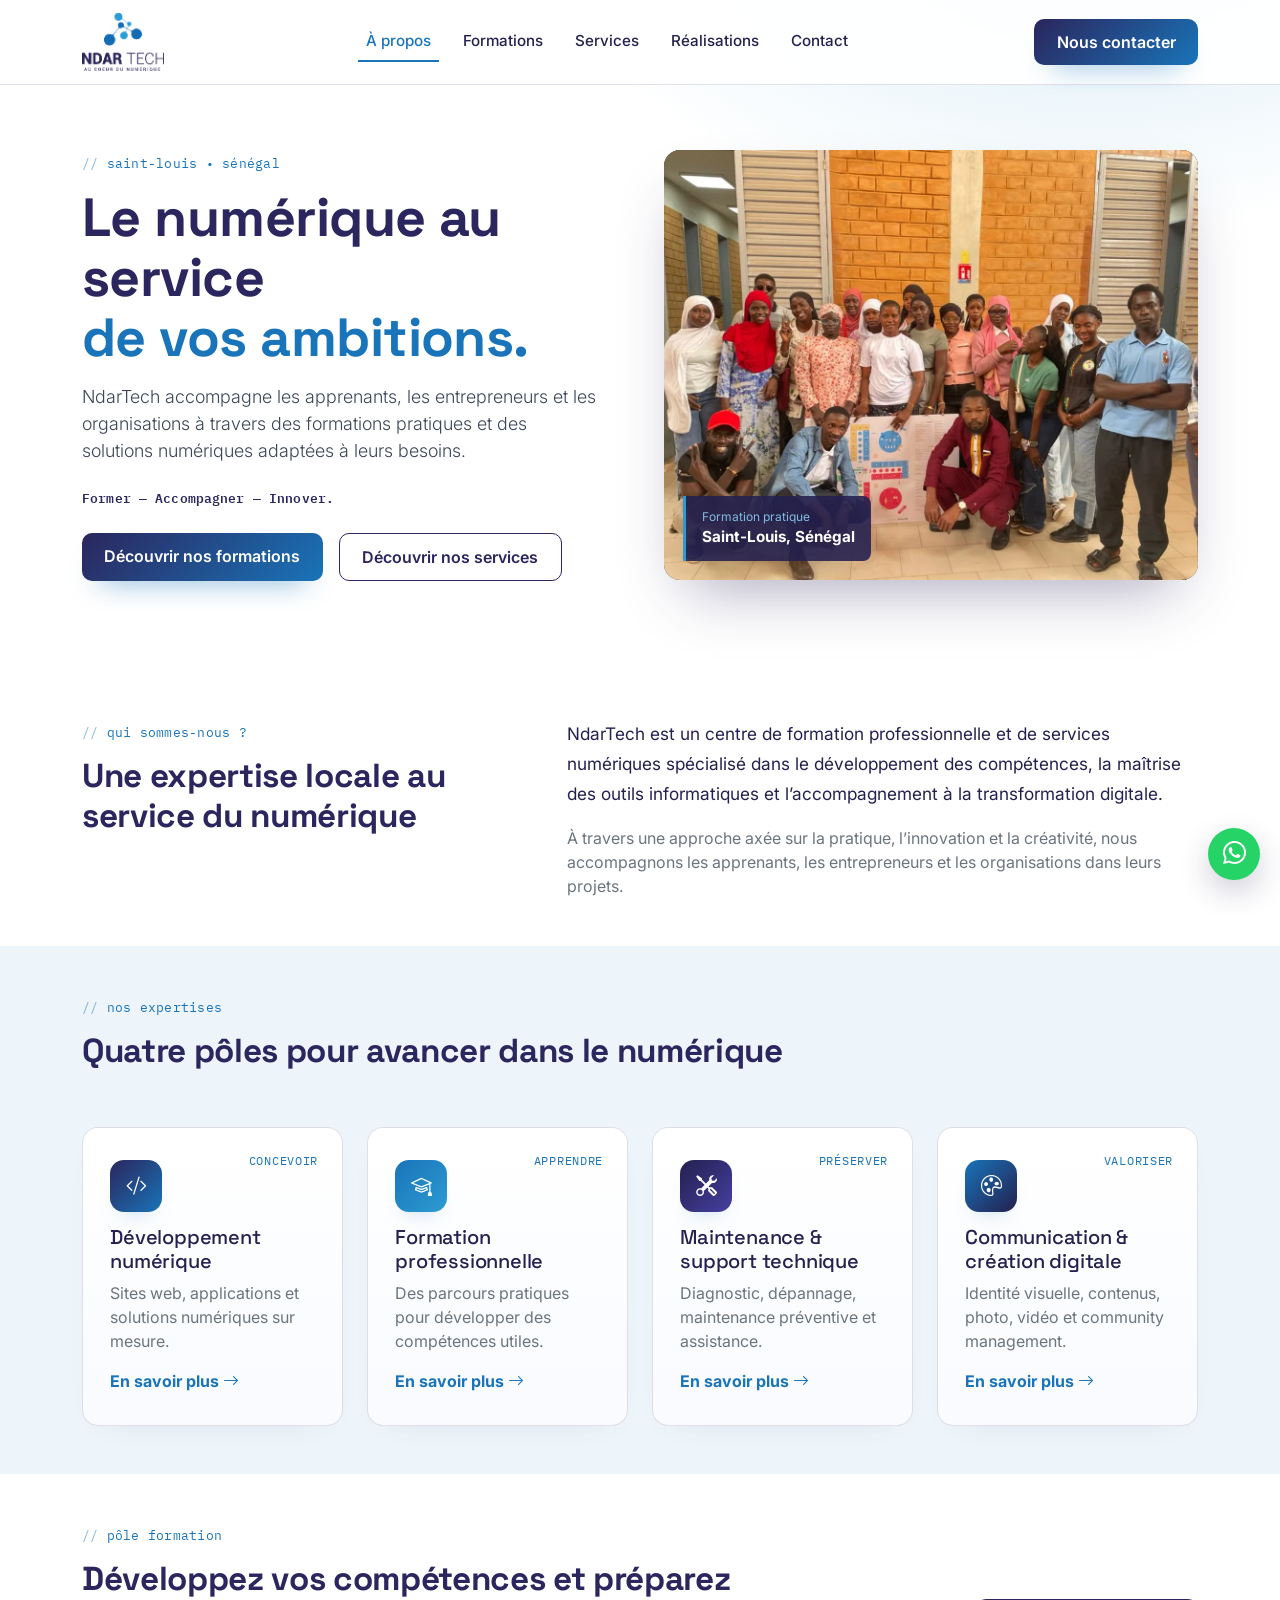
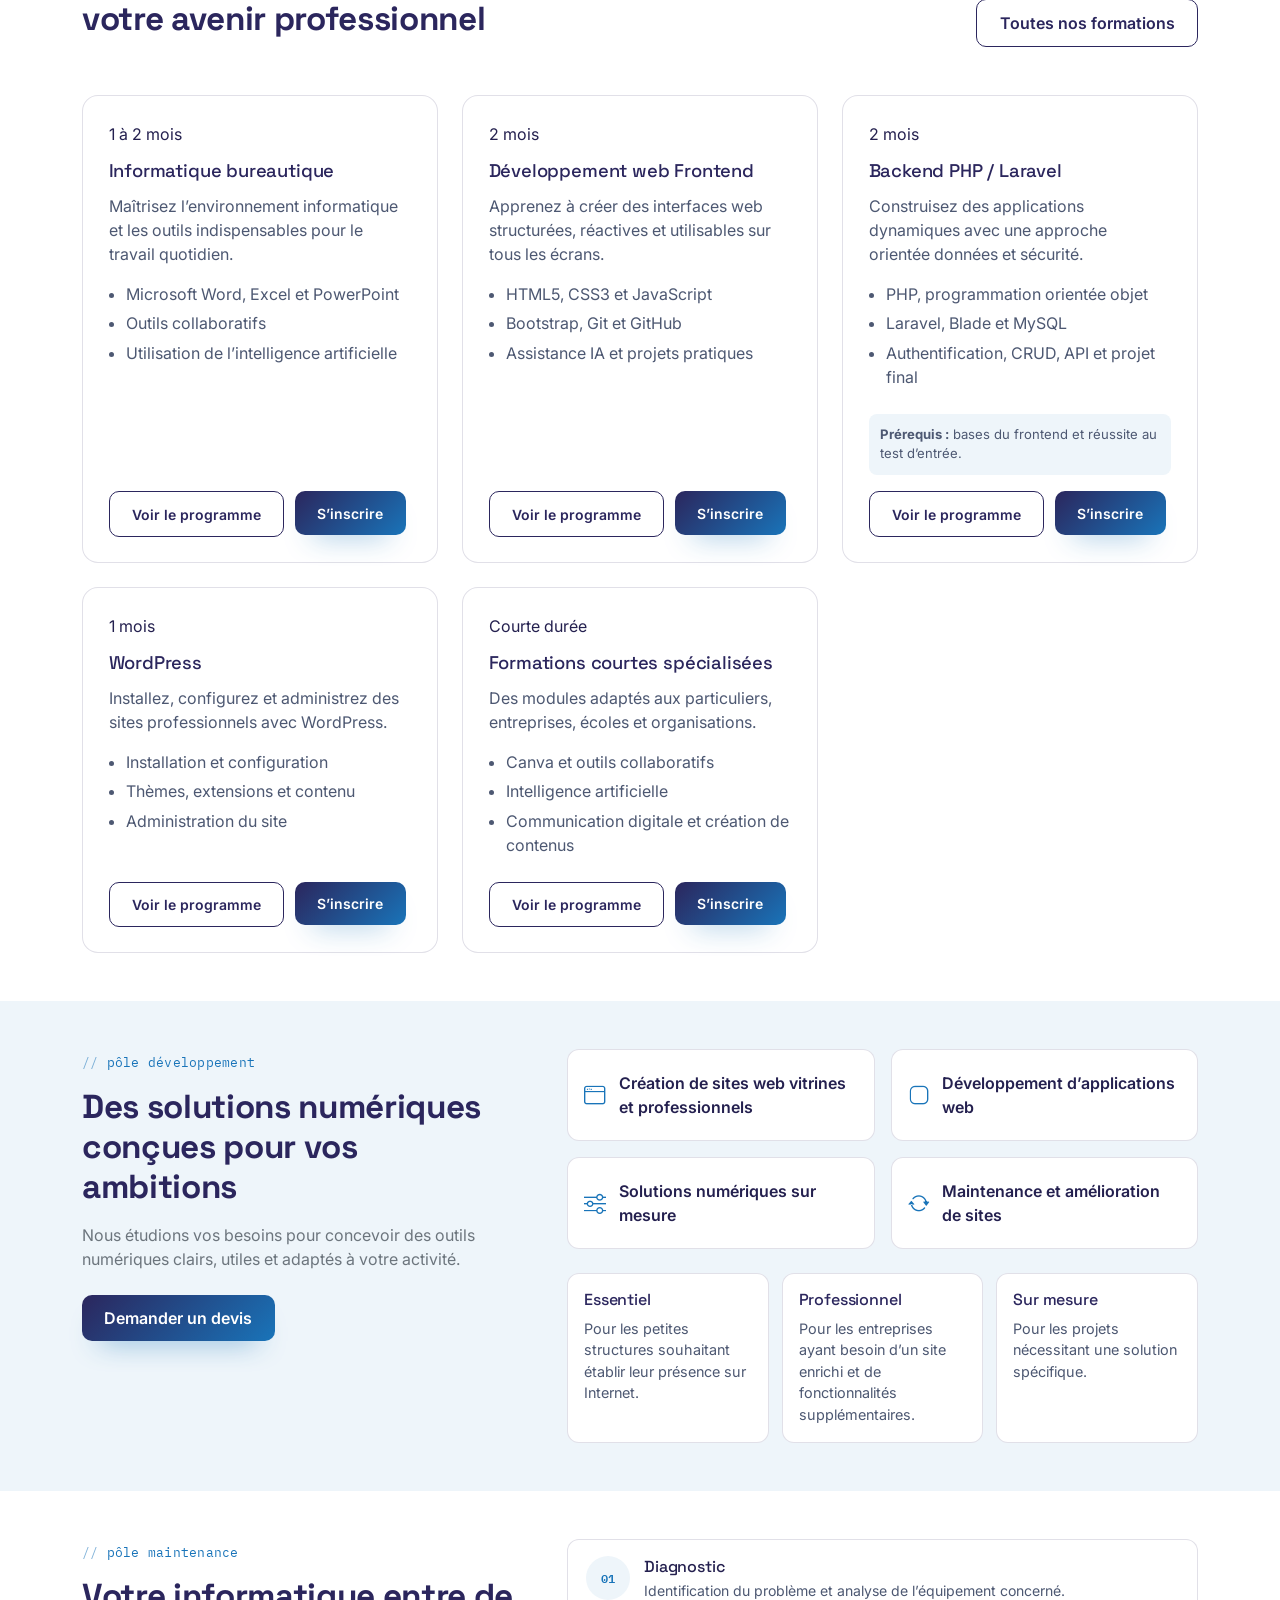
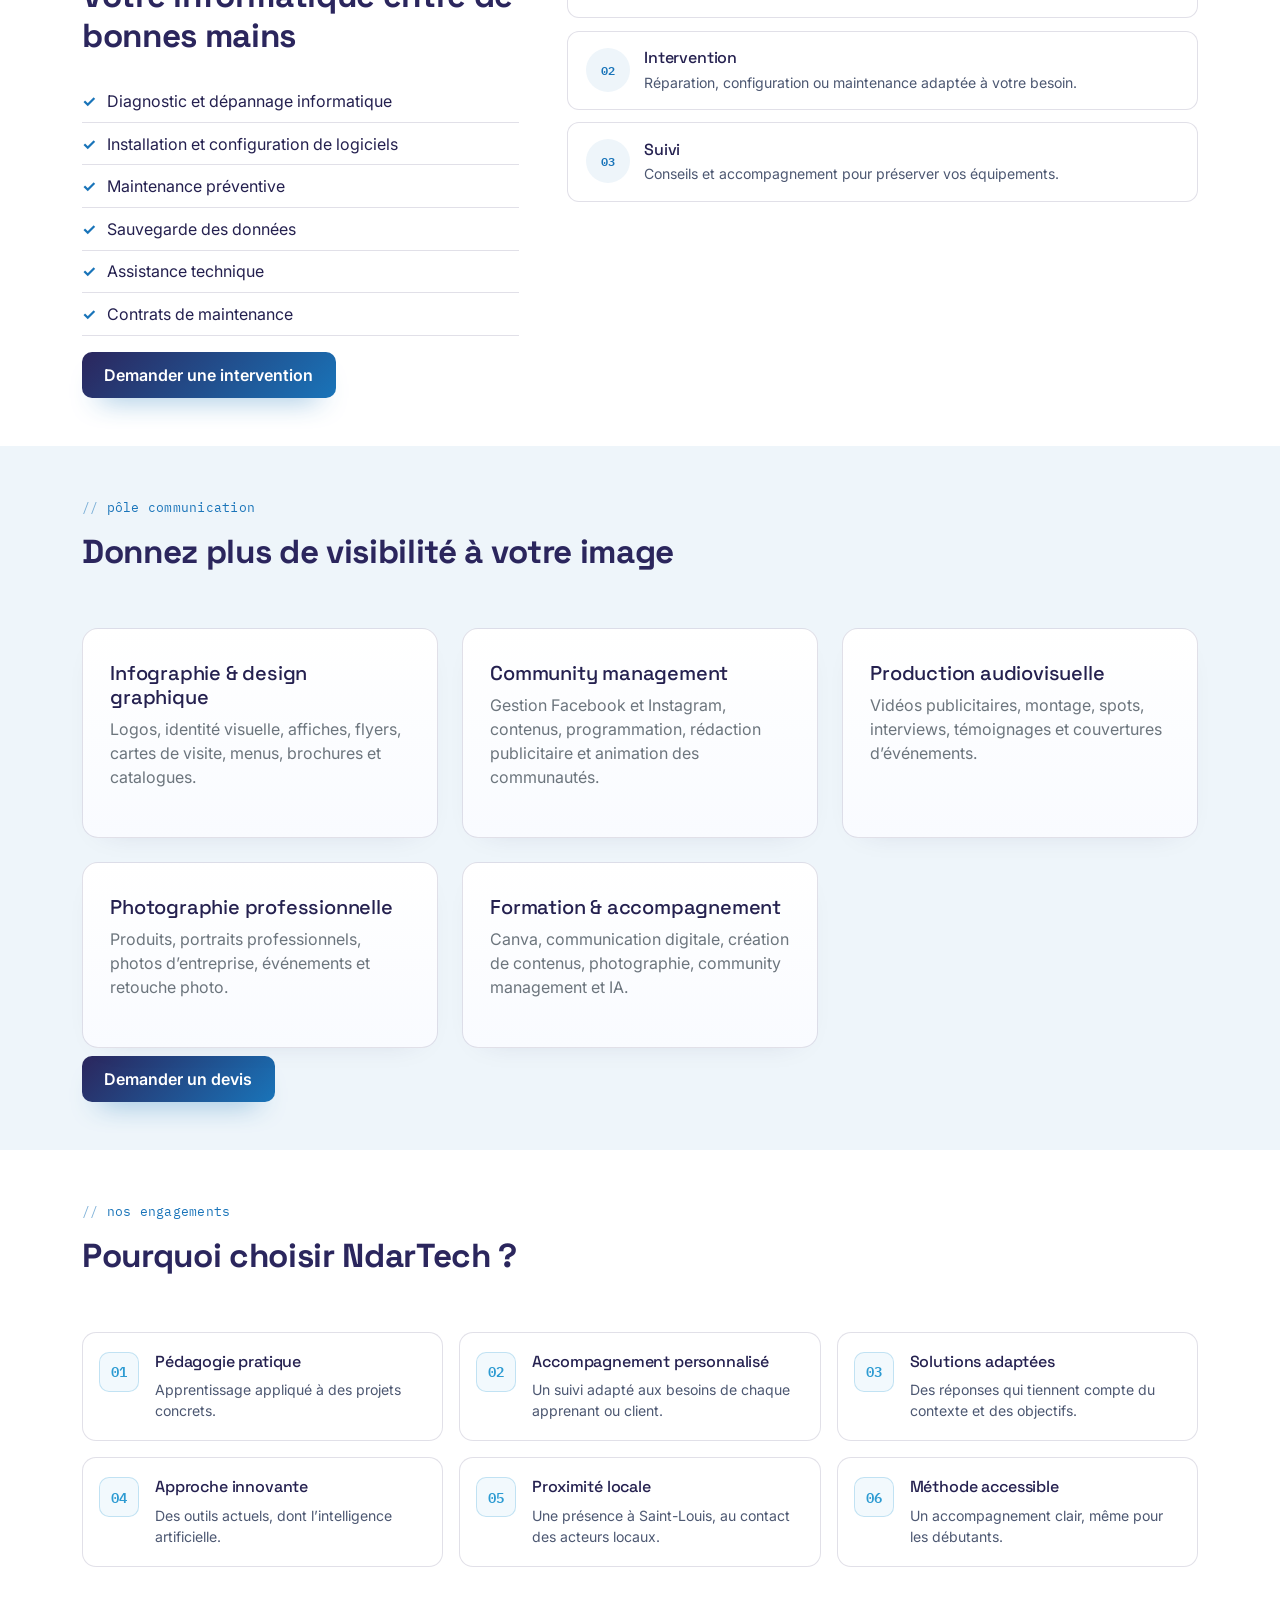
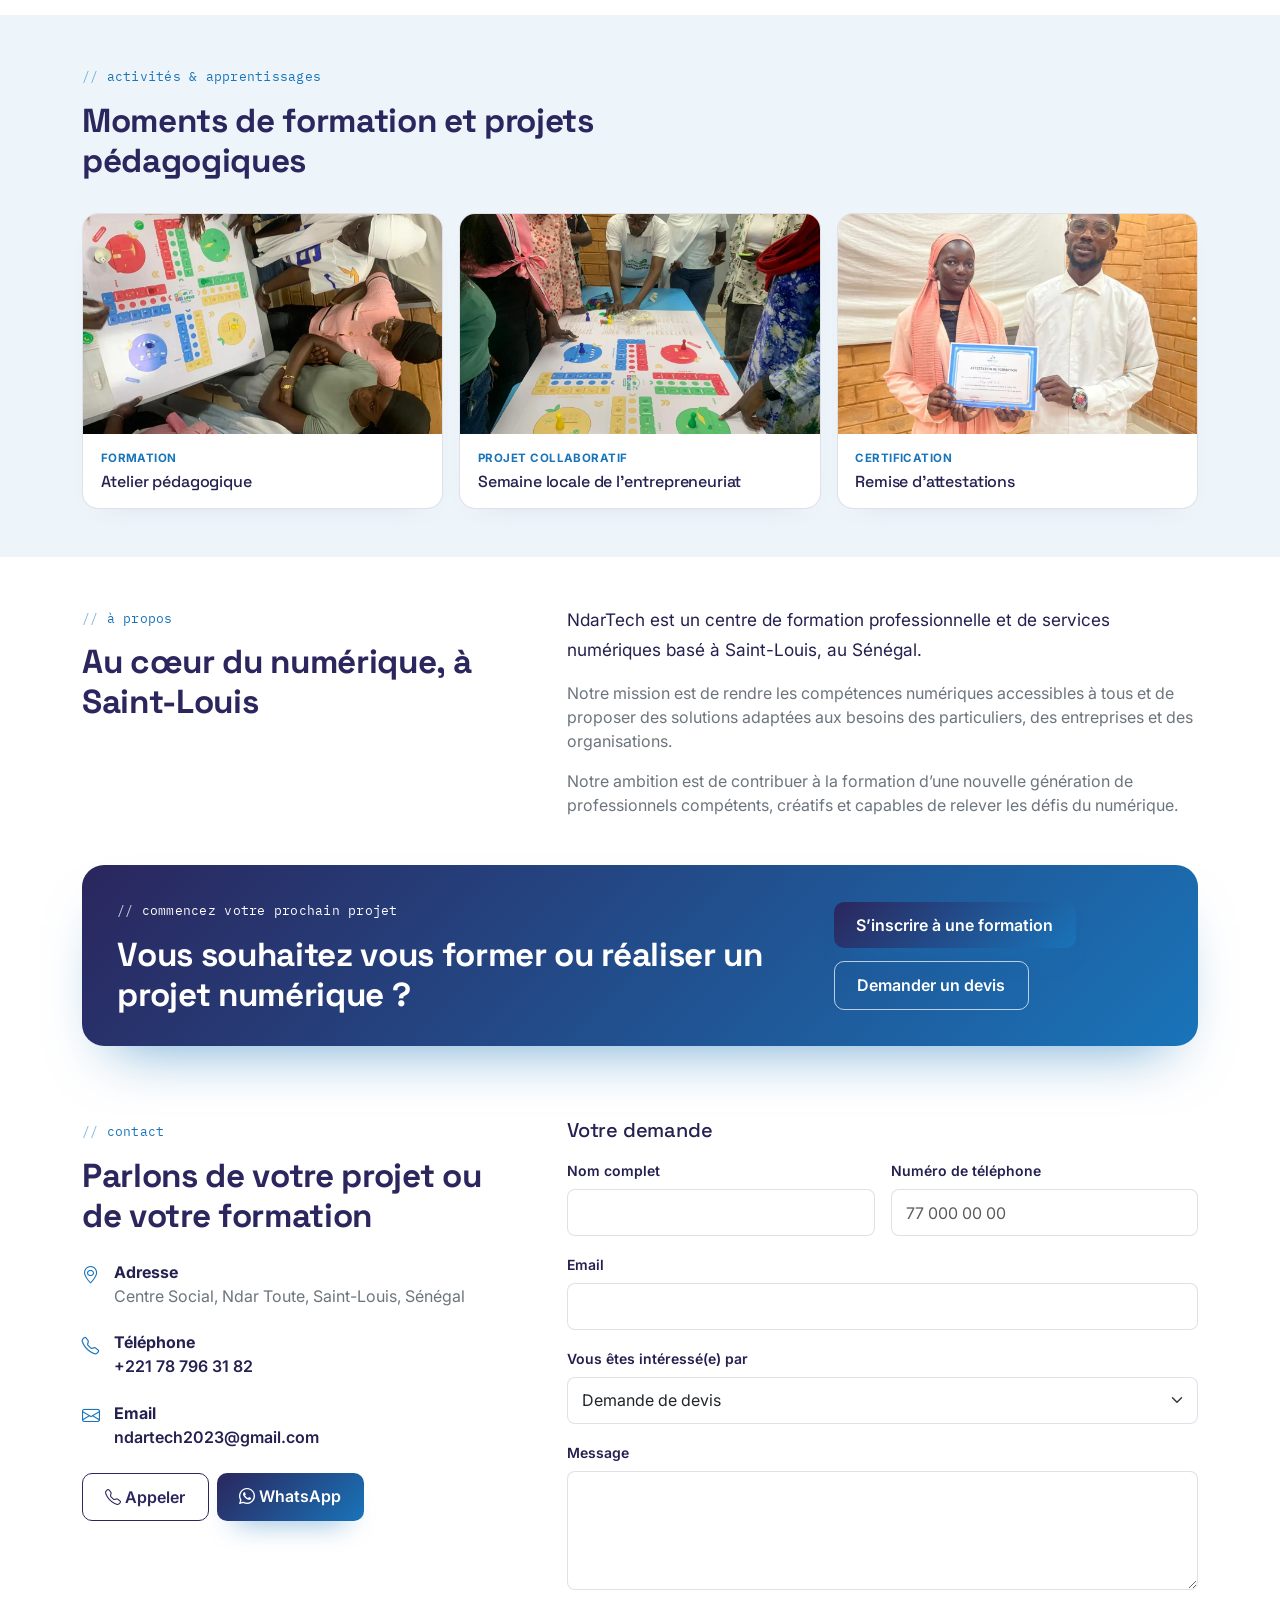
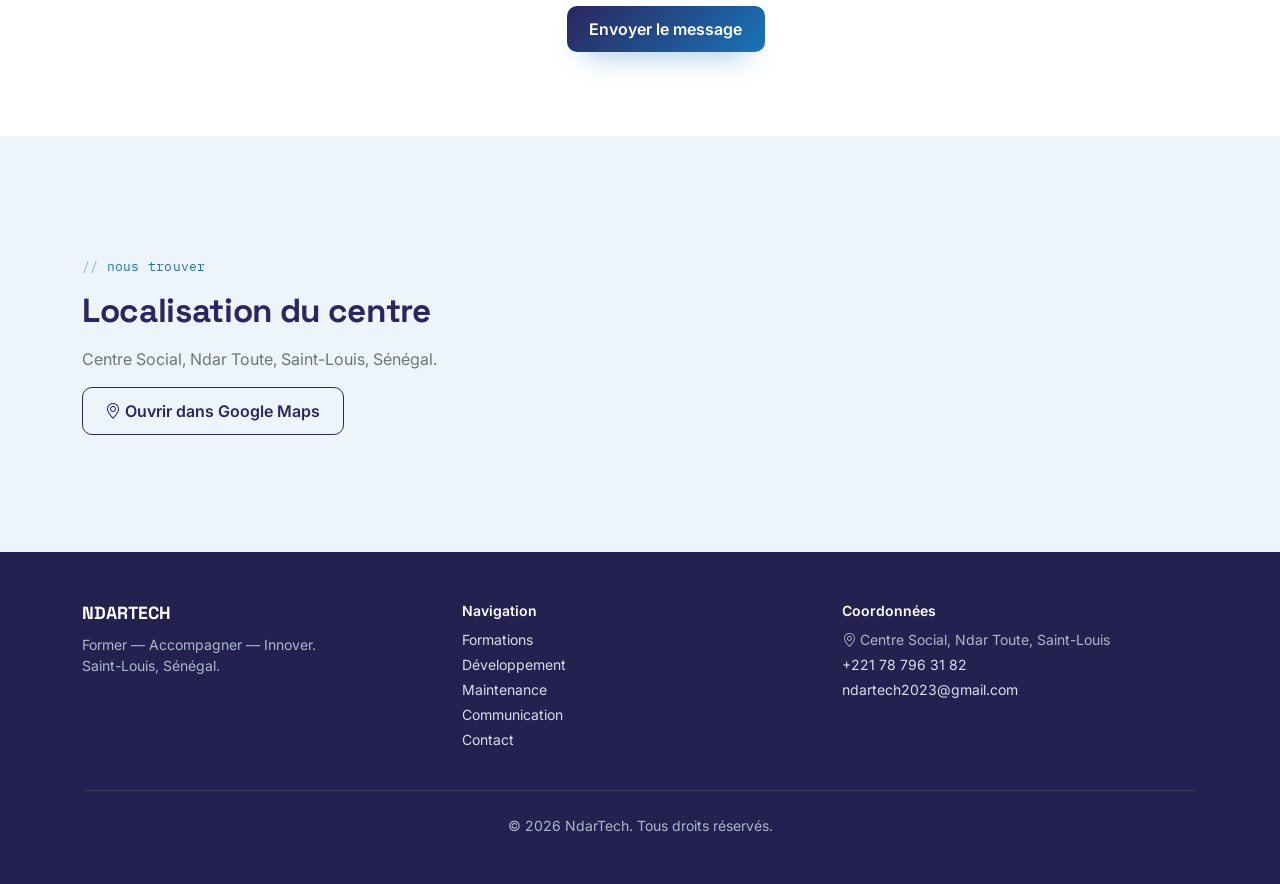
<file: index.html>
<!DOCTYPE html>
<html lang="fr">
<head>
  <meta charset="UTF-8">
  <meta name="viewport" content="width=device-width, initial-scale=1.0">
  <title>NdarTech | Formation numérique et services digitaux à Saint-Louis</title>
  <meta name="description" content="NdarTech forme aux compétences numériques et accompagne les particuliers, entreprises et organisations à Saint-Louis : développement web, formation, maintenance et création digitale.">
  <meta name="robots" content="index, follow">
  <meta name="theme-color" content="#24204F">
  <meta name="application-name" content="NdarTech">
  <link rel="canonical" href="https://ndartech.netlify.app/">
  <meta property="og:type" content="website">
  <meta property="og:locale" content="fr_SN">
  <meta property="og:site_name" content="NdarTech">
  <meta property="og:title" content="NdarTech — Au cœur du numérique">
  <meta property="og:description" content="Former, accompagner et innover grâce aux compétences numériques et aux solutions digitales adaptées.">
  <meta property="og:url" content="https://ndartech.netlify.app/">
  <meta property="og:image" content="https://ndartech.netlify.app/image/banner-ndartech.webp">
  <meta property="og:image:secure_url" content="https://ndartech.netlify.app/image/banner-ndartech.webp">
  <meta property="og:image:type" content="image/webp">
  <meta property="og:image:width" content="1600">
  <meta property="og:image:height" content="900">
  <meta property="og:image:alt" content="NdarTech — Former, Accompagner, Innover">
  <meta name="twitter:card" content="summary_large_image">
  <meta name="twitter:title" content="NdarTech — Au cœur du numérique">
  <meta name="twitter:description" content="Formation professionnelle et services numériques à Saint-Louis, Sénégal.">
  <meta name="twitter:image" content="https://ndartech.netlify.app/image/banner-ndartech.webp">
  <meta name="twitter:image:alt" content="NdarTech — Former, Accompagner, Innover">

  <link rel="icon" href="/favicon.ico" sizes="any">
  <link rel="icon" type="image/png" sizes="512x512" href="/favicon.png">
  <link rel="apple-touch-icon" sizes="512x512" href="/favicon.png">
  <link rel="preconnect" href="https://cdn.jsdelivr.net" crossorigin>
  <link rel="preconnect" href="https://fonts.googleapis.com">
  <link rel="preconnect" href="https://fonts.gstatic.com" crossorigin>
  <link href="https://cdn.jsdelivr.net/npm/bootstrap@5.3.3/dist/css/bootstrap.min.css" rel="stylesheet">
  <link rel="stylesheet" href="https://cdn.jsdelivr.net/npm/bootstrap-icons@1.11.3/font/bootstrap-icons.css">
  <link href="https://fonts.googleapis.com/css2?family=Space+Grotesk:wght@500;600;700&family=Inter:wght@400;500;600&family=IBM+Plex+Mono:wght@500&display=swap" rel="stylesheet">
  <link rel="stylesheet" href="style/style.css">

  <script type="application/ld+json">
  {
    "@context": "https://schema.org",
    "@graph": [
      {
        "@type": "EducationalOrganization",
        "@id": "https://ndartech.netlify.app/#organization",
        "name": "NdarTech",
        "alternateName": "Ndar Tech",
        "description": "Centre de formation professionnelle et prestataire de services numériques.",
        "url": "https://ndartech.netlify.app/",
        "logo": {
          "@type": "ImageObject",
          "url": "https://ndartech.netlify.app/image/logo.png",
          "width": 1363,
          "height": 959
        },
        "image": "https://ndartech.netlify.app/image/banner-ndartech.webp",
        "email": "ndartech2023@gmail.com",
        "telephone": "+221787963182",
        "address": {
          "@type": "PostalAddress",
          "addressLocality": "Saint-Louis",
          "addressCountry": "SN"
        },
        "areaServed": "Saint-Louis",
        "slogan": "Former — Accompagner — Innover"
      },
      {
        "@type": "WebSite",
        "@id": "https://ndartech.netlify.app/#website",
        "name": "NdarTech",
        "alternateName": "NdarTech — Au cœur du numérique",
        "url": "https://ndartech.netlify.app/",
        "inLanguage": "fr",
        "publisher": {
          "@id": "https://ndartech.netlify.app/#organization"
        }
      }
    ]
  }
  </script>
</head>
<body>
  <a class="skip-link" href="#main-content">Aller au contenu principal</a>
  <nav class="navbar navbar-expand-lg navbar-ndar fixed-top py-2" aria-label="Navigation principale">
    <div class="container">
      <a class="navbar-brand" href="#accueil" aria-label="NdarTech, retour à l'accueil">
        <img src="image/logo.png" alt="Logo NdarTech">
      </a>
      <button class="navbar-toggler" type="button" data-bs-toggle="collapse" data-bs-target="#nav" aria-controls="nav" aria-expanded="false" aria-label="Ouvrir le menu">
        <span class="navbar-toggler-icon"></span>
      </button>
      <div class="collapse navbar-collapse" id="nav">
        <ul class="navbar-nav mx-auto">
          <li class="nav-item"><a class="nav-link" href="#apropos">À propos</a></li>
          <li class="nav-item"><a class="nav-link" href="#formations">Formations</a></li>
          <li class="nav-item"><a class="nav-link" href="#services">Services</a></li>
          <li class="nav-item"><a class="nav-link" href="#realisations">Réalisations</a></li>
          <li class="nav-item"><a class="nav-link" href="#contact">Contact</a></li>
        </ul>
        <a href="#contact" class="btn btn-signal d-none d-lg-inline-block">Nous contacter</a>
        <a href="#contact" class="btn btn-signal d-lg-none mt-3">Nous contacter</a>
      </div>
    </div>
  </nav>

  <main id="main-content">
    <header class="hero" id="accueil">
      <div class="container">
        <div class="row align-items-center g-5">
          <div class="col-lg-6">
            <div class="eyebrow">Saint-Louis • Sénégal</div>
            <h1><span>Le numérique au service</span><br><em>de vos ambitions.</em></h1>
            <p class="lead mt-3 mb-4">NdarTech accompagne les apprenants, les entrepreneurs et les organisations à travers des formations pratiques et des solutions numériques adaptées à leurs besoins.</p>
            <p class="hero-signature mb-4">Former — Accompagner — Innover.</p>
            <div class="d-flex gap-3 flex-wrap justify-content-lg-start justify-content-center">
              <a href="#formations" class="btn btn-signal">Découvrir nos formations</a>
              <a href="#services" class="btn btn-outline-ndar">Découvrir nos services</a>
            </div>
          </div>
          <div class="col-lg-6">
            <figure class="hero-photo">
              <img src="image/apprenants-semaine-entrepreneuriat.webp" alt="Apprenants participant à une activité de formation à NdarTech" width="1200" height="900" fetchpriority="high">
              <figcaption>
                <span>Formation pratique</span>
                <strong>Saint-Louis, Sénégal</strong>
              </figcaption>
            </figure>
          </div>
        </div>
      </div>
    </header>

    <section class="presentation py-5" aria-labelledby="presentation-title">
      <div class="container">
        <div class="row align-items-start g-5">
          <div class="col-lg-5">
            <div class="eyebrow">Qui sommes-nous ?</div>
            <h2 class="section-title" id="presentation-title">Une expertise locale au service du numérique</h2>
          </div>
          <div class="col-lg-7">
            <p class="section-lead">NdarTech est un centre de formation professionnelle et de services numériques spécialisé dans le développement des compétences, la maîtrise des outils informatiques et l’accompagnement à la transformation digitale.</p>
            <p class="text-secondary mb-0">À travers une approche axée sur la pratique, l’innovation et la créativité, nous accompagnons les apprenants, les entrepreneurs et les organisations dans leurs projets.</p>
          </div>
        </div>
      </div>
    </section>

    <section id="services" class="section-alt py-5 py-lg-6" aria-labelledby="poles-title">
      <div class="container">
        <div class="row mb-5">
          <div class="col-lg-8">
            <div class="eyebrow">Nos expertises</div>
            <h2 class="section-title" id="poles-title">Quatre pôles pour avancer dans le numérique</h2>
          </div>
        </div>
        <div class="row g-4">
          <div class="col-md-6 col-xl-3">
            <article class="card-formation pole-card">
              <div class="icon-badge"><i class="bi bi-code-slash" aria-hidden="true"></i></div>
              <span class="pole-action">Concevoir</span>
              <h3 class="h5">Développement numérique</h3>
              <p class="text-secondary">Sites web, applications et solutions numériques sur mesure.</p>
              <a href="#developpement" class="card-link">En savoir plus <i class="bi bi-arrow-right" aria-hidden="true"></i></a>
            </article>
          </div>
          <div class="col-md-6 col-xl-3">
            <article class="card-formation pole-card">
              <div class="icon-badge"><i class="bi bi-mortarboard" aria-hidden="true"></i></div>
              <span class="pole-action">Apprendre</span>
              <h3 class="h5">Formation professionnelle</h3>
              <p class="text-secondary">Des parcours pratiques pour développer des compétences utiles.</p>
              <a href="#formations" class="card-link">En savoir plus <i class="bi bi-arrow-right" aria-hidden="true"></i></a>
            </article>
          </div>
          <div class="col-md-6 col-xl-3">
            <article class="card-formation pole-card">
              <div class="icon-badge"><i class="bi bi-tools" aria-hidden="true"></i></div>
              <span class="pole-action">Préserver</span>
              <h3 class="h5">Maintenance &amp; support technique</h3>
              <p class="text-secondary">Diagnostic, dépannage, maintenance préventive et assistance.</p>
              <a href="#maintenance" class="card-link">En savoir plus <i class="bi bi-arrow-right" aria-hidden="true"></i></a>
            </article>
          </div>
          <div class="col-md-6 col-xl-3">
            <article class="card-formation pole-card">
              <div class="icon-badge"><i class="bi bi-palette" aria-hidden="true"></i></div>
              <span class="pole-action">Valoriser</span>
              <h3 class="h5">Communication &amp; création digitale</h3>
              <p class="text-secondary">Identité visuelle, contenus, photo, vidéo et community management.</p>
              <a href="#communication" class="card-link">En savoir plus <i class="bi bi-arrow-right" aria-hidden="true"></i></a>
            </article>
          </div>
        </div>
      </div>
    </section>

    <section id="formations" class="py-5 py-lg-6" aria-labelledby="formations-title">
      <div class="container">
        <div class="row mb-5 align-items-end">
          <div class="col-lg-8">
            <div class="eyebrow">Pôle formation</div>
            <h2 class="section-title" id="formations-title">Développez vos compétences et préparez votre avenir professionnel</h2>
          </div>
          <div class="col-lg-4 text-lg-end mt-3 mt-lg-0">
            <a href="#contact" class="btn btn-outline-ndar">Toutes nos formations</a>
          </div>
        </div>
        <div class="row g-4">
          <div class="col-md-6 col-xl-4">
            <article class="training-card">
              <span class="niveau">1 à 2 mois</span>
              <h3>Informatique bureautique</h3>
              <p>Maîtrisez l’environnement informatique et les outils indispensables pour le travail quotidien.</p>
              <ul>
                <li>Microsoft Word, Excel et PowerPoint</li>
                <li>Outils collaboratifs</li>
                <li>Utilisation de l’intelligence artificielle</li>
              </ul>
              <div class="training-actions">
                <a href="#formations" class="btn btn-outline-ndar btn-sm" aria-label="Voir le programme Informatique bureautique">Voir le programme</a>
                <a href="#contact" class="btn btn-signal btn-sm" data-request="formation">S’inscrire</a>
              </div>
            </article>
          </div>
          <div class="col-md-6 col-xl-4">
            <article class="training-card">
              <span class="niveau">2 mois</span>
              <h3>Développement web Frontend</h3>
              <p>Apprenez à créer des interfaces web structurées, réactives et utilisables sur tous les écrans.</p>
              <ul>
                <li>HTML5, CSS3 et JavaScript</li>
                <li>Bootstrap, Git et GitHub</li>
                <li>Assistance IA et projets pratiques</li>
              </ul>
              <div class="training-actions">
                <a href="#formations" class="btn btn-outline-ndar btn-sm" aria-label="Voir le programme Développement frontend">Voir le programme</a>
                <a href="#contact" class="btn btn-signal btn-sm" data-request="formation">S’inscrire</a>
              </div>
            </article>
          </div>
          <div class="col-md-6 col-xl-4">
            <article class="training-card">
              <span class="niveau">2 mois</span>
              <h3>Backend PHP / Laravel</h3>
              <p>Construisez des applications dynamiques avec une approche orientée données et sécurité.</p>
              <ul>
                <li>PHP, programmation orientée objet</li>
                <li>Laravel, Blade et MySQL</li>
                <li>Authentification, CRUD, API et projet final</li>
              </ul>
              <p class="prerequisite"><strong>Prérequis :</strong> bases du frontend et réussite au test d’entrée.</p>
              <div class="training-actions">
                <a href="#formations" class="btn btn-outline-ndar btn-sm" aria-label="Voir le programme Backend PHP Laravel">Voir le programme</a>
                <a href="#contact" class="btn btn-signal btn-sm" data-request="formation">S’inscrire</a>
              </div>
            </article>
          </div>
          <div class="col-md-6 col-xl-4">
            <article class="training-card">
              <span class="niveau">1 mois</span>
              <h3>WordPress</h3>
              <p>Installez, configurez et administrez des sites professionnels avec WordPress.</p>
              <ul>
                <li>Installation et configuration</li>
                <li>Thèmes, extensions et contenu</li>
                <li>Administration du site</li>
              </ul>
              <div class="training-actions">
                <a href="#formations" class="btn btn-outline-ndar btn-sm" aria-label="Voir le programme WordPress">Voir le programme</a>
                <a href="#contact" class="btn btn-signal btn-sm" data-request="formation">S’inscrire</a>
              </div>
            </article>
          </div>
          <div class="col-md-6 col-xl-4">
            <article class="training-card">
              <span class="niveau">Courte durée</span>
              <h3>Formations courtes spécialisées</h3>
              <p>Des modules adaptés aux particuliers, entreprises, écoles et organisations.</p>
              <ul>
                <li>Canva et outils collaboratifs</li>
                <li>Intelligence artificielle</li>
                <li>Communication digitale et création de contenus</li>
              </ul>
              <div class="training-actions">
                <a href="#formations" class="btn btn-outline-ndar btn-sm" aria-label="Voir les formations courtes">Voir le programme</a>
                <a href="#contact" class="btn btn-signal btn-sm" data-request="formation">S’inscrire</a>
              </div>
            </article>
          </div>
        </div>
      </div>
    </section>

    <section id="developpement" class="section-alt py-5" aria-labelledby="dev-title">
      <div class="container">
        <div class="row g-5 align-items-start">
          <div class="col-lg-5">
            <div class="eyebrow">Pôle développement</div>
            <h2 class="section-title" id="dev-title">Des solutions numériques conçues pour vos ambitions</h2>
            <p class="text-secondary mt-3">Nous étudions vos besoins pour concevoir des outils numériques clairs, utiles et adaptés à votre activité.</p>
            <a href="#contact" class="btn btn-signal mt-2" data-request="devis">Demander un devis</a>
          </div>
          <div class="col-lg-7">
            <div class="row g-3">
              <div class="col-sm-6"><div class="service-line"><i class="bi bi-window"></i><span>Création de sites web vitrines et professionnels</span></div></div>
              <div class="col-sm-6"><div class="service-line"><i class="bi bi-app"></i><span>Développement d’applications web</span></div></div>
              <div class="col-sm-6"><div class="service-line"><i class="bi bi-sliders"></i><span>Solutions numériques sur mesure</span></div></div>
              <div class="col-sm-6"><div class="service-line"><i class="bi bi-arrow-repeat"></i><span>Maintenance et amélioration de sites</span></div></div>
            </div>
            <div class="offer-grid mt-4">
              <article><h3>Essentiel</h3><p>Pour les petites structures souhaitant établir leur présence sur Internet.</p></article>
              <article><h3>Professionnel</h3><p>Pour les entreprises ayant besoin d’un site enrichi et de fonctionnalités supplémentaires.</p></article>
              <article><h3>Sur mesure</h3><p>Pour les projets nécessitant une solution spécifique.</p></article>
            </div>
          </div>
        </div>
      </div>
    </section>

    <section id="maintenance" class="py-5" aria-labelledby="maintenance-title">
      <div class="container">
        <div class="row g-5">
          <div class="col-lg-5">
            <div class="eyebrow">Pôle maintenance</div>
            <h2 class="section-title" id="maintenance-title">Votre informatique entre de bonnes mains</h2>
            <ul class="check-list mt-4">
              <li>Diagnostic et dépannage informatique</li>
              <li>Installation et configuration de logiciels</li>
              <li>Maintenance préventive</li>
              <li>Sauvegarde des données</li>
              <li>Assistance technique</li>
              <li>Contrats de maintenance</li>
            </ul>
            <a href="#contact" class="btn btn-signal mt-3">Demander une intervention</a>
          </div>
          <div class="col-lg-7">
            <div class="maintenance-steps">
              <article>
                <span>01</span>
                <h3>Diagnostic</h3>
                <p>Identification du problème et analyse de l’équipement concerné.</p>
              </article>
              <article>
                <span>02</span>
                <h3>Intervention</h3>
                <p>Réparation, configuration ou maintenance adaptée à votre besoin.</p>
              </article>
              <article>
                <span>03</span>
                <h3>Suivi</h3>
                <p>Conseils et accompagnement pour préserver vos équipements.</p>
              </article>
            </div>
          </div>
        </div>
      </div>
    </section>

    <section id="communication" class="section-alt py-5" aria-labelledby="communication-title">
      <div class="container">
        <div class="row mb-5">
          <div class="col-lg-8">
            <div class="eyebrow">Pôle communication</div>
            <h2 class="section-title" id="communication-title">Donnez plus de visibilité à votre image</h2>
          </div>
        </div>
        <div class="row g-4">
          <div class="col-md-6 col-lg-4"><article class="card-formation"><h3 class="h5">Infographie &amp; design graphique</h3><p class="text-secondary">Logos, identité visuelle, affiches, flyers, cartes de visite, menus, brochures et catalogues.</p></article></div>
          <div class="col-md-6 col-lg-4"><article class="card-formation"><h3 class="h5">Community management</h3><p class="text-secondary">Gestion Facebook et Instagram, contenus, programmation, rédaction publicitaire et animation des communautés.</p></article></div>
          <div class="col-md-6 col-lg-4"><article class="card-formation"><h3 class="h5">Production audiovisuelle</h3><p class="text-secondary">Vidéos publicitaires, montage, spots, interviews, témoignages et couvertures d’événements.</p></article></div>
          <div class="col-md-6 col-lg-4"><article class="card-formation"><h3 class="h5">Photographie professionnelle</h3><p class="text-secondary">Produits, portraits professionnels, photos d’entreprise, événements et retouche photo.</p></article></div>
          <div class="col-md-6 col-lg-4"><article class="card-formation"><h3 class="h5">Formation &amp; accompagnement</h3><p class="text-secondary">Canva, communication digitale, création de contenus, photographie, community management et IA.</p></article></div>
        </div>

        <a href="#contact" class="btn btn-signal mt-2" data-request="devis">Demander un devis</a>
      </div>
    </section>

    <section id="pourquoi" class="py-5" aria-labelledby="why-title">
      <div class="container">
        <div class="row mb-5">
          <div class="col-lg-8">
            <div class="eyebrow">Nos engagements</div>
            <h2 class="section-title" id="why-title">Pourquoi choisir NdarTech ?</h2>
          </div>
        </div>
        <div class="row g-3">
          <div class="col-md-6 col-lg-4"><div class="feature"><div class="num">01</div><div><h3 class="h6">Pédagogie pratique</h3><p>Apprentissage appliqué à des projets concrets.</p></div></div></div>
          <div class="col-md-6 col-lg-4"><div class="feature"><div class="num">02</div><div><h3 class="h6">Accompagnement personnalisé</h3><p>Un suivi adapté aux besoins de chaque apprenant ou client.</p></div></div></div>
          <div class="col-md-6 col-lg-4"><div class="feature"><div class="num">03</div><div><h3 class="h6">Solutions adaptées</h3><p>Des réponses qui tiennent compte du contexte et des objectifs.</p></div></div></div>
          <div class="col-md-6 col-lg-4"><div class="feature"><div class="num">04</div><div><h3 class="h6">Approche innovante</h3><p>Des outils actuels, dont l’intelligence artificielle.</p></div></div></div>
          <div class="col-md-6 col-lg-4"><div class="feature"><div class="num">05</div><div><h3 class="h6">Proximité locale</h3><p>Une présence à Saint-Louis, au contact des acteurs locaux.</p></div></div></div>
          <div class="col-md-6 col-lg-4"><div class="feature"><div class="num">06</div><div><h3 class="h6">Méthode accessible</h3><p>Un accompagnement clair, même pour les débutants.</p></div></div></div>
        </div>
      </div>
    </section>

    <section id="realisations" class="section-alt py-5" aria-labelledby="realisations-title">
      <div class="container">
        <div class="row mb-4">
          <div class="col-lg-8">
            <div class="eyebrow">Activités &amp; apprentissages</div>
            <h2 class="section-title" id="realisations-title">Moments de formation et projets pédagogiques</h2>
          </div>
        </div>
        <div class="realisation-grid">
          <figure class="realisation-card">
            <img src="image/atelier-formation-classe.webp" alt="Atelier pratique dans une salle de formation" width="1200" height="900" loading="lazy">
            <figcaption>
              <span>Formation</span>
              <h3>Atelier pédagogique</h3>
            </figcaption>
          </figure>
          <figure class="realisation-card">
            <img src="image/atelier-travail-groupe.webp" alt="Apprenants travaillant ensemble autour d'une table" width="1200" height="900" loading="lazy">
            <figcaption>
              <span>Projet collaboratif</span>
              <h3>Semaine locale de l’entrepreneuriat</h3>
            </figcaption>
          </figure>
          <figure class="realisation-card">
            <img src="image/apprenants-remise-attestation-02.webp" alt="Apprenante présentant son attestation de formation" width="1200" height="900" loading="lazy">
            <figcaption>
              <span>Certification</span>
              <h3>Remise d’attestations</h3>
            </figcaption>
          </figure>
        </div>
      </div>
    </section>

    <section id="apropos" class="py-5" aria-labelledby="about-title">
      <div class="container">
        <div class="row g-5">
          <div class="col-lg-5">
            <div class="eyebrow">À propos</div>
            <h2 class="section-title" id="about-title">Au cœur du numérique, à Saint-Louis</h2>
          </div>
          <div class="col-lg-7">
            <p class="section-lead">NdarTech est un centre de formation professionnelle et de services numériques basé à Saint-Louis, au Sénégal.</p>
            <p class="text-secondary">Notre mission est de rendre les compétences numériques accessibles à tous et de proposer des solutions adaptées aux besoins des particuliers, des entreprises et des organisations.</p>
            <p class="text-secondary mb-0">Notre ambition est de contribuer à la formation d’une nouvelle génération de professionnels compétents, créatifs et capables de relever les défis du numérique.</p>
          </div>
        </div>
      </div>
    </section>

    <section class="cta-band" aria-label="Appel à l'action">
      <div class="container">
        <div class="cta-inner">
          <div>
            <div class="eyebrow">Commencez votre prochain projet</div>
            <h2 class="section-title mb-0">Vous souhaitez vous former ou réaliser un projet numérique ?</h2>
          </div>
          <div class="cta-actions">
            <a href="#contact" class="btn btn-signal" data-request="formation">S’inscrire à une formation</a>
            <a href="#contact" class="btn btn-outline-ndar light" data-request="devis">Demander un devis</a>
          </div>
        </div>
      </div>
    </section>

    <section id="contact" class="py-5" aria-labelledby="contact-title">
      <div class="container">
        <div class="row g-5">
          <div class="col-lg-5">
            <div class="eyebrow">Contact</div>
            <h2 class="section-title mb-4" id="contact-title">Parlons de votre projet ou de votre formation</h2>
            <div class="contact-info-item"><i class="bi bi-geo-alt" aria-hidden="true"></i><div><strong>Adresse</strong><br><span class="text-secondary">Centre Social, Ndar Toute, Saint-Louis, Sénégal</span></div></div>
            <div class="contact-info-item"><i class="bi bi-telephone" aria-hidden="true"></i><div><strong>Téléphone</strong><br><a href="tel:+221787963182" class="contact-link">+221 78 796 31 82</a></div></div>
            <div class="contact-info-item"><i class="bi bi-envelope" aria-hidden="true"></i><div><strong>Email</strong><br><a href="mailto:ndartech2023@gmail.com" class="contact-link">ndartech2023@gmail.com</a></div></div>
            <div class="d-flex flex-wrap gap-2 mt-4">
              <a href="tel:+221787963182" class="btn btn-outline-ndar"><i class="bi bi-telephone me-1" aria-hidden="true"></i>Appeler</a>
              <a href="https://wa.me/221787963182" target="_blank" rel="noopener noreferrer" class="btn btn-signal"><i class="bi bi-whatsapp me-1" aria-hidden="true"></i>WhatsApp</a>
            </div>
          </div>

          <div class="col-lg-7">
            <h3 class="h5 mb-3">Votre demande</h3>
            <form class="row g-3" action="https://formspree.io/f/xdenjyqw" method="POST">
              <input type="hidden" name="_subject" value="Nouvelle demande depuis le site NdarTech">
              <div class="col-md-6">
                <label class="form-label small fw-semibold" for="nom">Nom complet</label>
                <input type="text" id="nom" name="nom" class="form-control" autocomplete="name" required>
              </div>
              <div class="col-md-6">
                <label class="form-label small fw-semibold" for="telephone">Numéro de téléphone</label>
                <input type="tel" id="telephone" name="telephone" class="form-control" autocomplete="tel" inputmode="tel" placeholder="77 000 00 00" required>
              </div>
              <div class="col-12">
                <label class="form-label small fw-semibold" for="email">Email</label>
                <input type="email" id="email" name="email" class="form-control" autocomplete="email" required>
              </div>
              <div class="col-12">
                <label class="form-label small fw-semibold" for="interet">Vous êtes intéressé(e) par</label>
                <select id="interet" name="interet" class="form-select">
                  <option>Demande de devis</option>
                  <option>Inscription à une formation</option>
                  <optgroup label="Formations">
                    <option>Informatique bureautique</option>
                    <option>Développement web Frontend</option>
                    <option>Développement web Backend PHP/Laravel</option>
                    <option>WordPress</option>
                    <option>Formation courte spécialisée</option>
                  </optgroup>
                  <optgroup label="Services numériques">
                    <option>Création d’un site web</option>
                    <option>Développement d’une application web</option>
                    <option>Maintenance ou assistance technique</option>
                  </optgroup>
                  <optgroup label="Communication et création digitale">
                    <option>Création graphique ou identité visuelle</option>
                    <option>Community management</option>
                    <option>Production audiovisuelle</option>
                    <option>Photographie professionnelle</option>
                  </optgroup>
                  <option>Je ne sais pas encore</option>
                </select>
              </div>
              <div class="col-12">
                <label class="form-label small fw-semibold" for="message">Message</label>
                <textarea id="message" name="message" class="form-control" rows="4"></textarea>
              </div>
              <div class="col-12">
                <button type="submit" class="btn btn-signal" id="contact-submit">Envoyer le message</button>
                <p class="form-status small mt-3 mb-0" id="form-status" role="status" aria-live="polite"></p>
              </div>
            </form>
          </div>
        </div>
      </div>
    </section>

    <section class="location-map py-5" aria-labelledby="location-title">
      <div class="container">
        <div class="row align-items-center g-4">
          <div class="col-lg-4">
            <div class="eyebrow">Nous trouver</div>
            <h2 id="location-title" class="section-title mb-3">Localisation du centre</h2>
            <p class="text-secondary mb-3">Centre Social, Ndar Toute, Saint-Louis, Sénégal.</p>
            <a class="btn btn-outline-ndar" href="https://www.google.com/maps/search/?api=1&amp;query=Centre+Social+Ndar+Toute+Saint-Louis+Senegal" target="_blank" rel="noopener noreferrer">
              <i class="bi bi-geo-alt me-1" aria-hidden="true"></i>Ouvrir dans Google Maps
            </a>
          </div>
          <div class="col-lg-8">
            <iframe src="https://www.google.com/maps?q=Centre+Social+Ndar+Toute+Saint-Louis+Senegal&amp;output=embed" title="Localisation du centre NdarTech sur Google Maps" loading="lazy" referrerpolicy="no-referrer-when-downgrade"></iframe>
          </div>
        </div>
      </div>
    </section>
  </main>

  <a class="whatsapp-float" href="https://wa.me/221787963182" target="_blank" rel="noopener noreferrer" aria-label="Contacter NdarTech sur WhatsApp">
    <i class="bi bi-whatsapp" aria-hidden="true"></i>
  </a>
  <button class="back-to-top" type="button" aria-label="Revenir en haut de la page" title="Revenir en haut">
    <i class="bi bi-arrow-up" aria-hidden="true"></i>
  </button>

  <footer class="py-5">
    <div class="container">
      <div class="row g-4">
        <div class="col-md-4">
          <div class="brand mb-2">NDARTECH</div>
          <p class="small mb-0">Former — Accompagner — Innover.<br>Saint-Louis, Sénégal.</p>
        </div>
        <div class="col-md-4">
          <div class="text-white fw-semibold mb-2 small">Navigation</div>
          <ul class="list-unstyled small">
            <li class="mb-1"><a href="#formations">Formations</a></li>
            <li class="mb-1"><a href="#developpement">Développement</a></li>
            <li class="mb-1"><a href="#maintenance">Maintenance</a></li>
            <li class="mb-1"><a href="#communication">Communication</a></li>
            <li><a href="#contact">Contact</a></li>
          </ul>
        </div>
        <div class="col-md-4">
          <div class="text-white fw-semibold mb-2 small">Coordonnées</div>
          <p class="small mb-1"><i class="bi bi-geo-alt me-1" aria-hidden="true"></i>Centre Social, Ndar Toute, Saint-Louis</p>
          <p class="small mb-1"><a href="tel:+221787963182">+221 78 796 31 82</a></p>
          <p class="small mb-0"><a href="mailto:ndartech2023@gmail.com">ndartech2023@gmail.com</a></p>
        </div>
      </div>
      <hr class="border-secondary my-4">
      <p class="small mb-0 text-center">&copy; 2026 NdarTech. Tous droits réservés.</p>
    </div>
  </footer>

  <script src="https://cdn.jsdelivr.net/npm/bootstrap@5.3.3/dist/js/bootstrap.bundle.min.js"></script>
  <script>
    const requestLinks = document.querySelectorAll('[data-request]');
    const interestSelect = document.getElementById('interet');
    requestLinks.forEach(link => {
      link.addEventListener('click', () => {
        if (!interestSelect) return;
        const wanted = link.dataset.request === 'formation'
          ? 'Inscription à une formation'
          : 'Demande de devis';
        interestSelect.value = wanted;
      });
    });

    const revealTargets = document.querySelectorAll(
      '.presentation .row, #services .row.mb-5, #services .card-formation, ' +
      '#formations .row.mb-5, #formations .training-card, ' +
      '#developpement .row, #maintenance .row, #communication .row.mb-5, ' +
      '#communication .card-formation, #communication .offer-grid article, ' +
      '#pourquoi .feature, #realisations .row.mb-4, #realisations .realisation-card, ' +
      '#apropos .row, #contact .row.g-5, .cta-inner'
    );

    revealTargets.forEach((element, index) => {
      element.classList.add('reveal');
      element.dataset.delay = String(index % 4);
    });

    if ('IntersectionObserver' in window && !window.matchMedia('(prefers-reduced-motion: reduce)').matches) {
      const revealObserver = new IntersectionObserver(entries => {
        entries.forEach(entry => {
          if (entry.isIntersecting) {
            entry.target.classList.add('is-visible');
            revealObserver.unobserve(entry.target);
          }
        });
      }, { threshold: 0.12, rootMargin: '0px 0px -8% 0px' });
      revealTargets.forEach(element => revealObserver.observe(element));
    } else {
      revealTargets.forEach(element => element.classList.add('is-visible'));
    }

    const contactForm = document.querySelector('#contact form');
    const submitButton = document.getElementById('contact-submit');
    const formStatus = document.getElementById('form-status');

    if (contactForm) {
      contactForm.addEventListener('submit', async event => {
        event.preventDefault();
        submitButton.disabled = true;
        submitButton.textContent = 'Envoi en cours…';
        formStatus.className = 'form-status small mt-3 mb-0';
        formStatus.textContent = 'Votre demande est en cours d’envoi.';

        try {
          const response = await fetch(contactForm.action, {
            method: contactForm.method,
            body: new FormData(contactForm),
            headers: { 'Accept': 'application/json' }
          });

          if (!response.ok) throw new Error('Formspree submission failed');

          contactForm.reset();
          formStatus.classList.add('is-success');
          formStatus.textContent = 'Votre demande a bien été envoyée. NdarTech vous répondra prochainement.';
        } catch (error) {
          formStatus.classList.add('is-error');
          formStatus.textContent = 'L’envoi n’a pas pu être effectué. Vérifiez votre connexion ou contactez-nous par téléphone.';
        } finally {
          submitButton.disabled = false;
          submitButton.textContent = 'Envoyer le message';
        }
      });
    }

    const backToTop = document.querySelector('.back-to-top');
    window.addEventListener('scroll', () => {
      backToTop.classList.toggle('is-visible', window.scrollY > 600);
    }, { passive: true });
    backToTop.addEventListener('click', () => {
      window.scrollTo({ top: 0, behavior: 'smooth' });
    });

    const navLinks = [...document.querySelectorAll('.navbar-nav .nav-link')];
    const observedSections = navLinks
      .map(link => document.querySelector(link.getAttribute('href')))
      .filter(Boolean);

    if ('IntersectionObserver' in window) {
      const observer = new IntersectionObserver(entries => {
        const visible = entries
          .filter(entry => entry.isIntersecting)
          .sort((a, b) => b.intersectionRatio - a.intersectionRatio)[0];
        if (!visible) return;
        navLinks.forEach(link => {
          link.classList.toggle('active', link.getAttribute('href') === '#' + visible.target.id);
        });
      }, { rootMargin: '-25% 0px -60% 0px', threshold: [0.05, 0.25, 0.5] });
      observedSections.forEach(section => observer.observe(section));
    }
  </script>
</body>
</html>
</file>
<file: style/style.css>
:root{
  --ink:#24204F;
  --navy:#2B265D;
  --signal:#1974B9;
  --cyan:#2D9BD2;
  --sand:#EEF5FA;
  --paper:#FFFFFF;
  --line:rgba(43,38,93,.14);
  --text-muted:#4D5872;
  --space-section:96px;
  --radius-button:10px;
  --radius-card:16px;
  --shadow-light:0 18px 40px -32px rgba(36,32,79,.38);
  --shadow-hover:0 24px 48px -28px rgba(25,116,185,.30);
}

*{box-sizing:border-box;}
html{scroll-behavior:smooth;}
body{position:relative;}
:where(a,button,input,select,textarea):focus-visible{
  outline:3px solid rgba(45,155,210,.55);
  outline-offset:3px;
}
.skip-link{
  position:absolute;
  left:1rem;
  top:-4rem;
  z-index:2000;
  background:#fff;
  color:var(--navy);
  border:2px solid var(--signal);
  border-radius:8px;
  padding:.7rem 1rem;
  font-weight:700;
}
.skip-link:focus{top:.7rem;}
body{
  font-family:'Inter',sans-serif;
  color:var(--ink);
  background:var(--paper);
  -webkit-font-smoothing:antialiased;
}
h1,h2,h3,h4,.display-font{
  font-family:'Space Grotesk',sans-serif;
  letter-spacing:-0.01em;
}
.mono{
  font-family:'IBM Plex Mono',monospace;
}
.eyebrow{
  font-family:'IBM Plex Mono',monospace;
  font-size:.8rem;
  color:var(--signal);
  letter-spacing:.02em;
  display:inline-flex;
  align-items:center;
  gap:.5rem;
  margin-bottom:.9rem;
  text-transform:lowercase;
}
.eyebrow::before{content:"//";opacity:.55;}

section{scroll-margin-top:76px;}

/* ---------- NAVBAR ---------- */
.navbar-ndar{
  background:rgba(255,255,255,.92);
  backdrop-filter:blur(10px);
  border-bottom:1px solid var(--line);
}
.navbar-ndar .navbar-brand{
  font-family:'Space Grotesk',sans-serif;
  font-weight:700;
  color:var(--navy)!important;
  font-size:1.15rem;
}
.navbar-ndar .navbar-brand img{
  display:block;
  width:auto;
  height:58px;
  object-fit:contain;
}
.navbar-ndar .navbar-brand span{color:var(--signal);}
.navbar-ndar .nav-link{
  color:var(--ink)!important;
  font-weight:500;
  font-size:.95rem;
  margin:0 .5rem;
}
.navbar-ndar .nav-link:hover{color:var(--signal)!important;}
.navbar-ndar .nav-link.active{
  color:var(--signal)!important;
  border-bottom:2px solid var(--signal);
}
.btn-signal{
  background:linear-gradient(135deg, var(--navy), var(--signal));
  color:#fff;
  border:none;
  font-weight:600;
  padding:.7rem 1.4rem;
  border-radius:10px;
  box-shadow:0 16px 28px -18px rgba(25,116,185,.85);
  transition:.2s;
}
.btn-signal:hover{background:linear-gradient(135deg, var(--signal), var(--navy));color:#fff; transform:translateY(-1px);}
.btn-outline-ndar{
  border:1.5px solid var(--navy);
  color:var(--navy);
  font-weight:600;
  border-radius:10px;
  padding:.7rem 1.4rem;
  background:transparent;
  transition:.2s;
}
.btn-outline-ndar:hover{background:var(--navy);color:#fff; transform:translateY(-1px);}

/* ---------- HERO ---------- */
.hero{
  background:
    radial-gradient(900px 500px at 85% -10%, rgba(45,155,210,.18), transparent 60%),
    linear-gradient(180deg,#fff 0%, #fff 100%);
  padding:150px 0 90px;
}
.hero h1{
  font-size:clamp(2.35rem, 4.2vw, 3.7rem);
  font-weight:700;
  color:var(--navy);
  line-height:1.12;
}
.hero h1 em{
  font-style:normal;
  color:var(--signal);
  position:relative;
}
.hero h1 span{color:var(--navy);}
.hero p.lead{
  color:#3c4657;
  font-size:1.12rem;
  max-width:520px;
}
.hero-signature{
  color:var(--navy);
  font-family:'IBM Plex Mono',monospace;
  font-size:.82rem;
  font-weight:600;
  letter-spacing:.01em;
}
.hero .eyebrow,
.hero h1,
.hero p.lead,
.hero-signature,
.hero .btn,
.hero-photo{
  animation:hero-in .75s cubic-bezier(.2,.7,.2,1) both;
}
.hero h1{animation-delay:.08s;}
.hero p.lead{animation-delay:.16s;}
.hero-signature{animation-delay:.20s;}
.hero .btn{animation-delay:.24s;}
.hero-photo{animation-delay:.18s;}
@keyframes hero-in{
  from{opacity:0;transform:translateY(18px);}
  to{opacity:1;transform:translateY(0);}
}

.reveal{
  opacity:0;
  transform:translateY(24px);
  transition:opacity .65s ease, transform .65s cubic-bezier(.2,.7,.2,1);
}
.reveal.is-visible{
  opacity:1;
  transform:translateY(0);
}
.reveal[data-delay="1"]{transition-delay:.08s;}
.reveal[data-delay="2"]{transition-delay:.16s;}
.reveal[data-delay="3"]{transition-delay:.24s;}
.reveal[data-delay="4"]{transition-delay:.32s;}
.hero-photo{
  position:relative;
  margin:0;
  border-radius:16px;
  overflow:hidden;
  box-shadow:0 30px 60px -24px rgba(43,38,93,.42);
  background:var(--ink);
}
.hero-photo img{
  display:block;
  width:100%;
  height:430px;
  object-fit:cover;
}
.hero-photo figcaption{
  position:absolute;
  left:1.2rem;
  bottom:1.2rem;
  display:flex;
  flex-direction:column;
  max-width:calc(100% - 2.4rem);
  padding:.75rem 1rem;
  border-left:3px solid var(--cyan);
  border-radius:0 8px 8px 0;
  background:rgba(36,32,79,.88);
  color:#fff;
}
.hero-photo figcaption span{font-size:.75rem;color:#82BCE0;}
.hero-photo figcaption strong{font-size:.95rem;}
/* ---------- SECTIONS GÉNÉRAL ---------- */
.section-alt{background:var(--sand);}
.section-title{
  font-weight:700;
  color:var(--navy);
  font-size:clamp(1.6rem,2.6vw,2.1rem);
}
/* ---------- FORMATIONS ---------- */
.card-formation{
  border:1px solid var(--line);
  border-radius:16px;
  padding:2rem 1.7rem;
  background:linear-gradient(180deg,#fff 0%, #f9fbff 100%);
  height:100%;
  transition:.25s;
  box-shadow:0 10px 30px -24px rgba(43,38,93,.26);
}
.card-formation:hover{
  border-color:var(--signal);
  box-shadow:0 22px 42px -28px rgba(22,48,92,.32);
  transform:translateY(-3px);
}
.icon-badge{
  width:52px;height:52px;
  border-radius:14px;
  background:linear-gradient(135deg, var(--navy), var(--signal));
  color:#fff;
  display:flex;align-items:center;justify-content:center;
  font-size:1.3rem;
  margin-bottom:1.2rem;
  box-shadow:0 12px 24px -18px rgba(25,116,185,.8);
}
.card-formation .niveau{
  font-family:'IBM Plex Mono',monospace;
  font-size:.75rem;
  color:var(--signal);
  background:rgba(25,116,185,.10);
  padding:.2rem .6rem;
  border-radius:20px;
  display:inline-block;
}

/* ---------- POURQUOI ---------- */
.feature{
  display:flex;
  gap:1rem;
  align-items:flex-start;
  background:rgba(255,255,255,.6);
  border:1px solid var(--line);
  border-radius:14px;
  padding:1.2rem 1rem;
  transition:.2s;
}
.feature:hover{
  border-color:rgba(25,116,185,.33);
  box-shadow:0 14px 26px -22px rgba(25,116,185,.45);
}
.feature .num{
  font-family:'IBM Plex Mono',monospace;
  color:var(--cyan);
  font-weight:600;
  font-size:.85rem;
  border:1px solid rgba(45,155,210,.25);
  background:rgba(45,155,210,.06);
  border-radius:10px;
  width:40px;height:40px;
  display:flex;align-items:center;justify-content:center;
  flex-shrink:0;
}

/* ---------- REALISATIONS ---------- */
/* ---------- CONTACT ---------- */
.contact-info-item{
  display:flex;gap:.9rem;align-items:flex-start;margin-bottom:1.4rem;
}
.contact-info-item i{color:var(--signal);font-size:1.1rem;margin-top:.15rem;}
.form-control, .form-select{
  border-radius:8px;
  border:1.5px solid var(--line);
  padding:.65rem .9rem;
}
.form-control:focus, .form-select:focus{
  border-color:var(--signal);
  box-shadow:0 0 0 3px rgba(25,116,185,.14);
}

/* ---------- LOCALISATION ---------- */
.location-map{
  background:var(--sand);
}
.location-map iframe{
  display:block;
  width:100%;
  min-height:320px;
  border:0;
  border-radius:12px;
}

/* ---------- CTA FINAL ---------- */
.cta-band{
  padding:0 0 1.5rem;
}
.cta-inner{
  background:linear-gradient(135deg, var(--navy), var(--signal));
  border-radius:22px;
  padding:2rem 2.2rem;
  color:#fff;
  display:flex;
  align-items:center;
  justify-content:space-between;
  gap:1.5rem;
  box-shadow:0 30px 60px -30px rgba(25,116,185,.65);
}
.cta-inner .eyebrow,
.cta-inner .section-title{color:#fff;}
.cta-inner .eyebrow::before{opacity:.8;}
.cta-actions{
  display:flex;
  flex-wrap:wrap;
  gap:.8rem;
}
.btn-outline-ndar.light{
  border-color:rgba(255,255,255,.7);
  color:#fff;
}
.btn-outline-ndar.light:hover{
  background:#fff;
  color:var(--navy);
}

/* ---------- FOOTER ---------- */
footer{background:var(--ink);color:#AEB8CC;}
footer a{color:#D7DEEB;text-decoration:none;}
footer a:hover{color:var(--cyan);}
footer .brand{
  font-family:'Space Grotesk',sans-serif;
  color:#fff;font-weight:700;font-size:1.1rem;
}

.presentation{background:#fff;}
.section-lead{
  font-size:1.08rem;
  line-height:1.75;
  color:var(--ink);
}
.pole-card{display:flex;flex-direction:column;}
.pole-card{
  position:relative;
  min-height:290px;
  border-radius:var(--radius-card);
}
.pole-card .icon-badge{margin-bottom:.8rem;}
.pole-action{
  position:absolute;
  top:1.5rem;
  right:1.5rem;
  color:var(--signal);
  font-family:'IBM Plex Mono',monospace;
  font-size:.72rem;
  text-transform:uppercase;
  letter-spacing:.06em;
}
#services .col-md-6:nth-child(2) .icon-badge{
  background:linear-gradient(135deg,#1974B9,#2D9BD2);
}
#services .col-md-6:nth-child(3) .icon-badge{
  background:linear-gradient(135deg,#24204F,#4540A0);
}
#services .col-md-6:nth-child(4) .icon-badge{
  background:linear-gradient(135deg,#1974B9,#24204F);
}
.card-link{
  margin-top:auto;
  color:var(--signal);
  font-weight:700;
  text-decoration:none;
}
.card-link:hover{color:var(--navy);}
.training-card{
  height:100%;
  border:1px solid var(--line);
  border-radius:16px;
  padding:1.6rem;
  background:#fff;
  display:flex;
  flex-direction:column;
}
.training-card h3{font-size:1.15rem;color:var(--navy);margin:.9rem 0 .7rem;}
.training-card p{color:#4d5872;}
.training-card ul{padding-left:1.1rem;margin-bottom:1.2rem;color:#4d5872;}
.training-card li{margin-bottom:.35rem;}
.training-card .btn{margin-top:auto;align-self:flex-start;}
.training-actions{
  display:flex;
  flex-wrap:wrap;
  gap:.65rem;
  margin-top:auto;
}
.training-actions .btn{margin-top:0;}
.training-card .prerequisite{font-size:.82rem;padding:.7rem;border-radius:8px;background:var(--sand);}
.service-line{
  min-height:92px;
  display:flex;
  align-items:center;
  gap:.8rem;
  border:1px solid var(--line);
  border-radius:12px;
  background:#fff;
  padding:1rem;
  font-weight:600;
}
.service-line i{color:var(--signal);font-size:1.35rem;}
.offer-grid{
  display:grid;
  grid-template-columns:repeat(3,1fr);
  gap:.8rem;
}
.offer-grid article{
  border:1px solid var(--line);
  border-radius:12px;
  background:#fff;
  padding:1rem;
}
.offer-grid h3{font-size:1rem;color:var(--navy);margin-bottom:.5rem;}
.offer-grid p{font-size:.9rem;color:#4d5872;margin:.5rem 0 0;}
.check-list{list-style:none;padding:0;margin:0;}
.check-list li{padding:.55rem 0;border-bottom:1px solid var(--line);}
.check-list li::before{content:"✓";color:var(--signal);font-weight:700;margin-right:.7rem;}
.maintenance-steps{
  display:grid;
  gap:.8rem;
}
.maintenance-steps article{
  display:grid;
  grid-template-columns:44px 1fr;
  column-gap:.9rem;
  padding:1rem 1.1rem;
  border:1px solid var(--line);
  border-radius:12px;
  background:#fff;
}
.maintenance-steps span{
  grid-row:1 / 3;
  width:44px;
  height:44px;
  display:flex;
  align-items:center;
  justify-content:center;
  border-radius:50%;
  background:var(--sand);
  color:var(--signal);
  font-family:'IBM Plex Mono',monospace;
  font-size:.75rem;
  font-weight:600;
}
.maintenance-steps h3{font-size:1rem;margin:.05rem 0 .25rem;}
.maintenance-steps p{font-size:.88rem;color:var(--text-muted);margin:0;}
.feature p{font-size:.88rem;color:#4d5872;margin:.35rem 0 0;}
.realisation-grid{
  display:grid;
  grid-template-columns:repeat(3,1fr);
  gap:1rem;
}
.realisation-card{
  margin:0;
  overflow:hidden;
  border:1px solid var(--line);
  border-radius:16px;
  background:#fff;
  box-shadow:0 10px 30px -24px rgba(43,38,93,.26);
}
.realisation-card img{
  display:block;
  width:100%;
  height:220px;
  object-fit:cover;
  transition:transform .35s ease;
}
.realisation-card:hover img{transform:scale(1.025);}
.realisation-card figcaption{padding:1rem 1.1rem;}
.realisation-card figcaption span{
  display:block;
  color:var(--signal);
  font-size:.72rem;
  font-weight:700;
  text-transform:uppercase;
  letter-spacing:.04em;
}
.realisation-card figcaption h3{font-size:1rem;margin:.35rem 0 0;}
.contact-link{color:var(--ink);text-decoration:none;font-weight:600;}
.contact-link:hover{color:var(--signal);}
.form-status{min-height:1.25rem;color:#4d5872;}
.form-status.is-success{color:#137a42;font-weight:600;}
.form-status.is-error{color:#b42318;font-weight:600;}
.whatsapp-float,
.back-to-top{
  position:fixed;
  right:1.25rem;
  z-index:1050;
  width:52px;
  height:52px;
  border-radius:50%;
  display:flex;
  align-items:center;
  justify-content:center;
  border:0;
  box-shadow:0 12px 30px rgba(43,38,93,.22);
}
.whatsapp-float{
  bottom:1.25rem;
  background:#25D366;
  color:#fff;
  font-size:1.45rem;
  text-decoration:none;
}
.whatsapp-float:hover{background:#1fae54;color:#fff;}
.back-to-top{
  bottom:4.9rem;
  background:var(--navy);
  color:#fff;
  opacity:0;
  visibility:hidden;
  transform:translateY(.5rem);
  transition:.2s;
}
.back-to-top.is-visible{
  opacity:1;
  visibility:visible;
  transform:translateY(0);
}

@media (prefers-reduced-motion: reduce){
  html{scroll-behavior:auto;}
  .hero .eyebrow,
  .hero h1,
  .hero p.lead,
  .hero-signature,
  .hero .btn,
  .hero-photo,
  .reveal{
    animation:none;
    transition:none;
  }
  .reveal{
    opacity:1;
    transform:none;
  }
}

@media(max-width:991px){
  .hero{padding:130px 0 60px;text-align:center;}
  .hero p.lead{margin-left:auto;margin-right:auto;}
  .hero-photo{margin-top:1rem;}
  .hero-photo img{height:380px;}
  .cta-inner{flex-direction:column;align-items:flex-start;}
}

@media(max-width:767px){
  .hero h1{font-size:2rem;}
  .hero p.lead{font-size:1rem;line-height:1.55;}
  .hero-signature{font-size:.72rem;}
  .hero-photo figcaption{
    left:.75rem;
    bottom:.75rem;
  }
  .hero .d-flex.gap-3{
    display:grid !important;
    grid-template-columns:1fr;
  }
  .hero-photo img{height:300px;}
  .offer-grid,
  .realisation-grid{grid-template-columns:1fr;}
  .cta-inner{
    padding:1.4rem 1rem;
    border-radius:18px;
  }
  .cta-actions{
    width:100%;
    display:grid;
    grid-template-columns:1fr;
  }
  .btn-signal, .btn-outline-ndar, .btn-outline-ndar.light{
    width:100%;
    text-align:center;
  }
}
</file>
